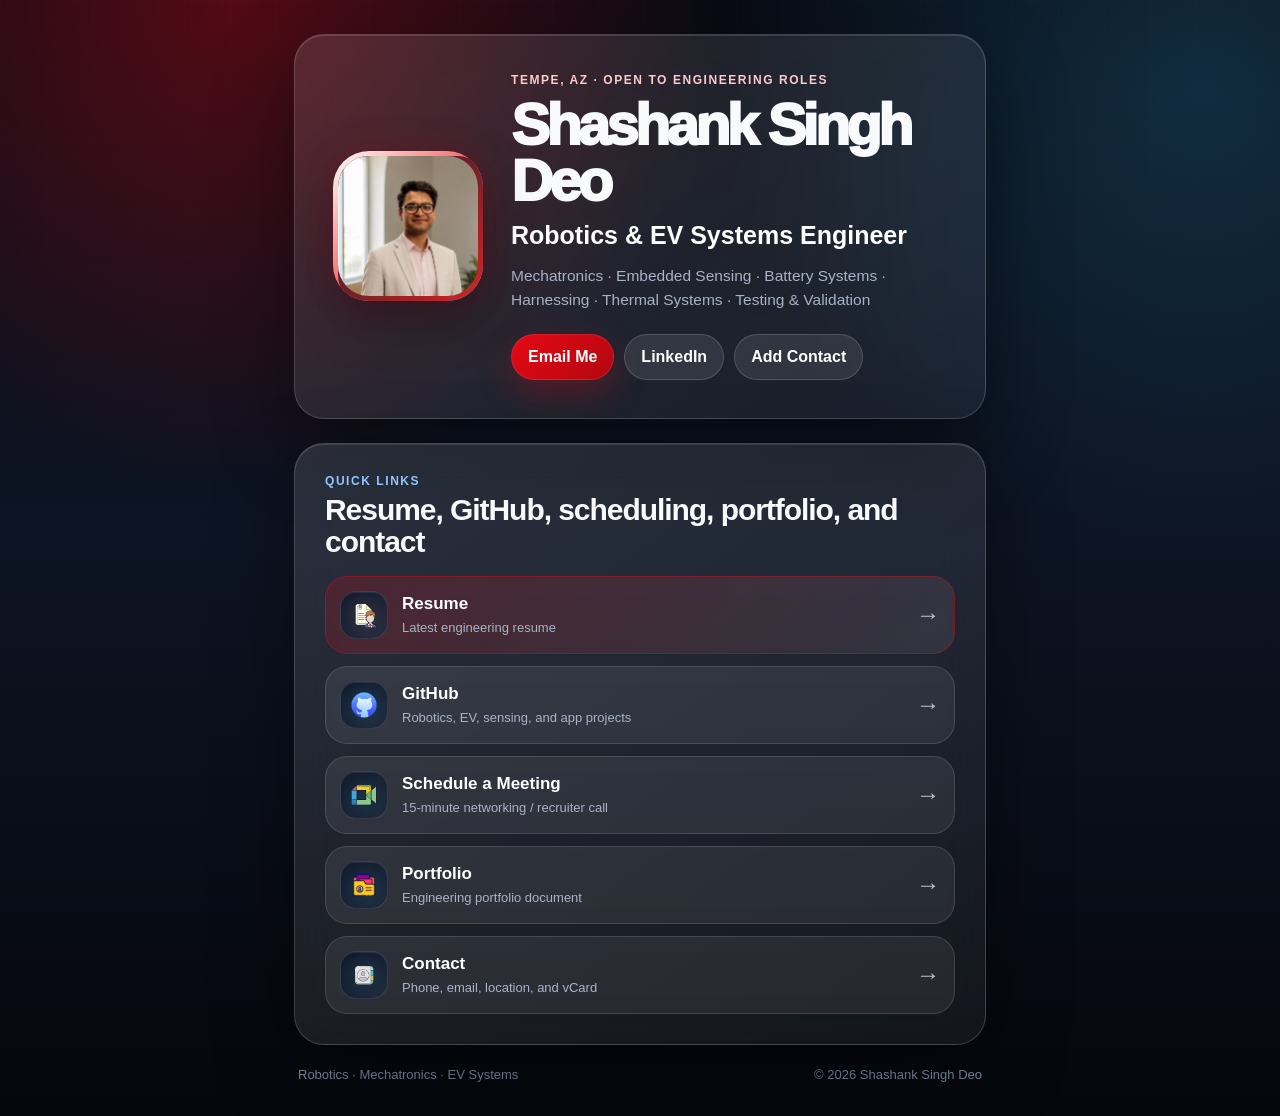
<file: index.html>
<!doctype html>
<html lang="en">
<head>
  <meta charset="utf-8">
  <meta name="viewport" content="width=device-width, initial-scale=1, viewport-fit=cover">
  <title>Shashank Singh Deo | Robotics & EV Systems Engineer</title>
  <meta name="description" content="Contact, resume, portfolio, GitHub projects, and scheduling links for Shashank Singh Deo — Robotics, Mechatronics, and EV Systems Engineer.">
  <meta name="theme-color" content="#0b1020">
  <meta property="og:title" content="Shashank Singh Deo | Robotics & EV Systems Engineer">
  <meta property="og:description" content="Robotics, Mechatronics, EV Systems, Embedded Sensing, Battery Systems, Harnessing, Thermal Systems, Testing & Validation.">
  <meta property="og:type" content="website">
  <meta property="og:image" content="assets/myimage.JPG">
  <meta name="twitter:card" content="summary">
  <link rel="preload" as="image" href="assets/myimage.JPG">
  <link rel="stylesheet" href="styles.css">
</head>
<body>
  <a class="skip-link" href="#main">Skip to content</a>

  <main id="main" class="shell">
    <section class="profile-card" aria-label="Profile overview">
      <div class="hero-grid">
        <div class="avatar-frame" aria-hidden="true">
          <div class="avatar-fallback">SS</div>
          <img class="avatar" src="assets/myimage.JPG" alt="Portrait of Shashank Singh Deo" onerror="this.style.display='none'">
        </div>

        <div class="intro">
          <p class="eyebrow">Tempe, AZ · Open to engineering roles</p>
          <h1>Shashank Singh Deo</h1>
          <p class="title">Robotics & EV Systems Engineer</p>
          <p class="summary">Mechatronics · Embedded Sensing · Battery Systems · Harnessing · Thermal Systems · Testing & Validation</p>

          <div class="primary-actions" aria-label="Primary actions">
            <a class="btn btn-primary" href="mailto:singhdeoshashank@gmail.com">Email Me</a>
            <a class="btn" href="https://www.linkedin.com/in/shashanksinghdeo/" target="_blank" rel="noopener noreferrer">LinkedIn</a>
            <a class="btn" href="Shashank_Singh_Deo.vcf">Add Contact</a>
          </div>
        </div>
      </div>
    </section>

    <section class="section" aria-label="Featured links">
      <div class="section-heading">
        <p class="section-kicker">Quick Links</p>
        <h2>Resume, GitHub, scheduling, portfolio, and contact</h2>
      </div>

      <div class="link-grid">
        <a class="link-card highlight" href="https://drive.google.com/file/d/1lEQn1XHW1VtlhggKEzTxnYfHDxJlgdFT/view?usp=drive_link" target="_blank" rel="noopener noreferrer">
          <span class="link-icon"><img src="assets/res.png" alt="" loading="lazy"></span>
          <span>
            <strong>Resume</strong>
            <small>Latest engineering resume</small>
          </span>
          <span class="arrow" aria-hidden="true">→</span>
        </a>

        <a class="link-card" href="https://github.com/sksinghdeo" target="_blank" rel="noopener noreferrer">
          <span class="link-icon"><img src="assets/github.png" alt="" loading="lazy"></span>
          <span>
            <strong>GitHub</strong>
            <small>Robotics, EV, sensing, and app projects</small>
          </span>
          <span class="arrow" aria-hidden="true">→</span>
        </a>

        <a class="link-card" href="https://calendly.com/singhdeoshashank/15min-networking" target="_blank" rel="noopener noreferrer">
          <span class="link-icon"><img src="assets/meet.png" alt="" loading="lazy"></span>
          <span>
            <strong>Schedule a Meeting</strong>
            <small>15-minute networking / recruiter call</small>
          </span>
          <span class="arrow" aria-hidden="true">→</span>
        </a>

        <a class="link-card" href="https://drive.google.com/file/d/1AdWAJbarzVW-6zOizBfgDfx6g2ypiCex/view?usp=drive_link" target="_blank" rel="noopener noreferrer">
          <span class="link-icon"><img src="assets/port.png" alt="" loading="lazy"></span>
          <span>
            <strong>Portfolio</strong>
            <small>Engineering portfolio document</small>
          </span>
          <span class="arrow" aria-hidden="true">→</span>
        </a>

        <a class="link-card" href="contact.html">
          <span class="link-icon"><img src="assets/contact.png" alt="" loading="lazy"></span>
          <span>
            <strong>Contact</strong>
            <small>Phone, email, location, and vCard</small>
          </span>
          <span class="arrow" aria-hidden="true">→</span>
        </a>
      </div>
    </section>

    <footer class="footer">
      <span>Robotics · Mechatronics · EV Systems</span>
      <span>© <span id="year"></span> Shashank Singh Deo</span>
    </footer>
  </main>

  <script>
    document.getElementById('year').textContent = new Date().getFullYear();
  </script>
</body>
</html>
</file>
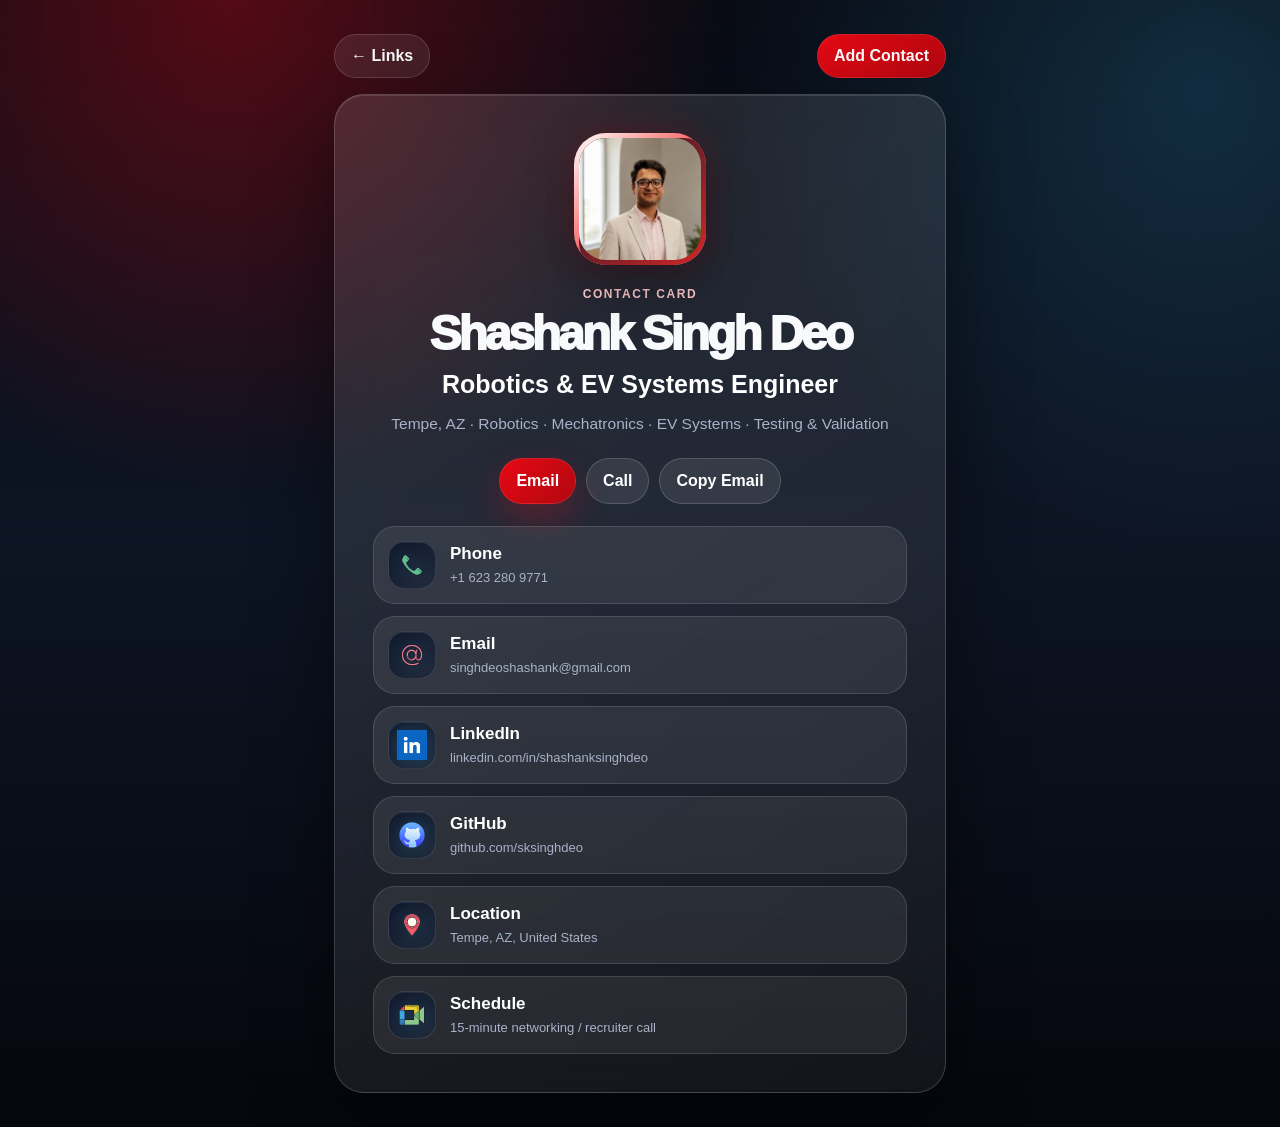
<file: contact.html>
<!doctype html>
<html lang="en">
<head>
  <meta charset="utf-8">
  <meta name="viewport" content="width=device-width, initial-scale=1, viewport-fit=cover">
  <title>Contact | Shashank Singh Deo</title>
  <meta name="description" content="Contact card for Shashank Singh Deo — phone, email, LinkedIn, location, and downloadable vCard.">
  <meta name="theme-color" content="#0b1020">
  <link rel="stylesheet" href="styles.css">
</head>
<body>
  <a class="skip-link" href="#main">Skip to content</a>

  <main id="main" class="shell contact-shell">
    <nav class="top-nav" aria-label="Contact page navigation">
      <a class="nav-pill" href="index.html">← Links</a>
      <a class="nav-pill nav-pill-red" href="Shashank_Singh_Deo.vcf">Add Contact</a>
    </nav>

    <section class="contact-card" aria-label="Contact card">
      <div class="avatar-frame contact-avatar-frame" aria-hidden="true">
        <div class="avatar-fallback">SS</div>
        <img class="avatar" src="assets/myimage.JPG" alt="Portrait of Shashank Singh Deo" onerror="this.style.display='none'">
      </div>

      <p class="eyebrow">Contact Card</p>
      <h1>Shashank Singh Deo</h1>
      <p class="title">Robotics & EV Systems Engineer</p>
      <p class="summary">Tempe, AZ · Robotics · Mechatronics · EV Systems · Testing & Validation</p>

      <div class="contact-actions">
        <a class="btn btn-primary" href="mailto:singhdeoshashank@gmail.com">Email</a>
        <a class="btn" href="tel:+16232809771">Call</a>
        <button class="btn" type="button" onclick="copyText('singhdeoshashank@gmail.com', 'Email copied')">Copy Email</button>
      </div>

      <div class="detail-list">
        <a class="detail-row" href="tel:+16232809771">
          <span class="detail-icon"><img src="assets/phone.png" alt="" loading="lazy"></span>
          <span>
            <strong>Phone</strong>
            <small>+1 623 280 9771</small>
          </span>
        </a>

        <a class="detail-row" href="mailto:singhdeoshashank@gmail.com">
          <span class="detail-icon"><img src="assets/email.png" alt="" loading="lazy"></span>
          <span>
            <strong>Email</strong>
            <small>singhdeoshashank@gmail.com</small>
          </span>
        </a>

        <a class="detail-row" href="https://www.linkedin.com/in/shashanksinghdeo/" target="_blank" rel="noopener noreferrer">
          <span class="detail-icon"><img src="assets/in.jpg" alt="" loading="lazy"></span>
          <span>
            <strong>LinkedIn</strong>
            <small>linkedin.com/in/shashanksinghdeo</small>
          </span>
        </a>

        <a class="detail-row" href="https://github.com/sksinghdeo" target="_blank" rel="noopener noreferrer">
          <span class="detail-icon"><img src="assets/github.png" alt="" loading="lazy"></span>
          <span>
            <strong>GitHub</strong>
            <small>github.com/sksinghdeo</small>
          </span>
        </a>

        <a class="detail-row" href="https://maps.google.com/?q=Tempe%2C%20AZ%2C%20United%20States" target="_blank" rel="noopener noreferrer">
          <span class="detail-icon"><img src="assets/location.png" alt="" loading="lazy"></span>
          <span>
            <strong>Location</strong>
            <small>Tempe, AZ, United States</small>
          </span>
        </a>

        <a class="detail-row" href="https://calendly.com/singhdeoshashank/15min-networking" target="_blank" rel="noopener noreferrer">
          <span class="detail-icon"><img src="assets/meet.png" alt="" loading="lazy"></span>
          <span>
            <strong>Schedule</strong>
            <small>15-minute networking / recruiter call</small>
          </span>
        </a>
      </div>
    </section>

    <div id="toast" class="toast" role="status" aria-live="polite"></div>
  </main>

  <script>
    async function copyText(text, message){
      try{
        await navigator.clipboard.writeText(text);
        showToast(message || 'Copied');
      }catch(error){
        window.location.href = 'mailto:' + text;
      }
    }

    function showToast(message){
      const toast = document.getElementById('toast');
      toast.textContent = message;
      toast.classList.add('show');
      clearTimeout(window.__contactToastTimer);
      window.__contactToastTimer = setTimeout(() => toast.classList.remove('show'), 1800);
    }
  </script>
</body>
</html>
</file>
<file: styles.css>
:root{
  --bg:#070a12;
  --bg2:#101827;
  --card:rgba(255,255,255,.095);
  --card2:rgba(255,255,255,.135);
  --text:#f8fafc;
  --muted:#a8b3c7;
  --line:rgba(255,255,255,.16);
  --red:#e50914;
  --red2:#b20710;
  --blue:#38bdf8;
  --green:#22c55e;
  --shadow:0 28px 80px rgba(0,0,0,.42);
  --radius:30px;
}

*{box-sizing:border-box}
html{scroll-behavior:smooth}
html,body{margin:0;min-height:100%}
body{
  color:var(--text);
  font-family:-apple-system,BlinkMacSystemFont,"Segoe UI",Roboto,Inter,Arial,sans-serif;
  background:
    radial-gradient(circle at 18% 0%, rgba(229,9,20,.34), transparent 32%),
    radial-gradient(circle at 94% 8%, rgba(56,189,248,.18), transparent 30%),
    linear-gradient(180deg,#080b14 0%,#0d1423 48%,#05070d 100%);
  overflow-x:hidden;
}
body::before{
  content:"";
  position:fixed;
  inset:0;
  pointer-events:none;
  opacity:.32;
  background-image:linear-gradient(rgba(255,255,255,.04) 1px, transparent 1px),linear-gradient(90deg,rgba(255,255,255,.04) 1px, transparent 1px);
  background-size:46px 46px;
  mask-image:linear-gradient(to bottom, black, transparent 82%);
}
a{color:inherit;text-decoration:none}

/* Hard image reset: keeps repository icon assets from escaping their tiles */
img{max-width:100%;height:auto;}
.link-icon,.detail-icon{
  overflow:hidden!important;
  flex:0 0 48px!important;
}
.link-icon > img,.detail-icon > img,
.link-card .link-icon img,.detail-row .detail-icon img{
  width:30px!important;
  height:30px!important;
  max-width:30px!important;
  max-height:30px!important;
  min-width:0!important;
  min-height:0!important;
  object-fit:contain!important;
  display:block!important;
  position:static!important;
  inset:auto!important;
  transform:none!important;
}
.avatar-frame img,.contact-avatar-frame img{
  width:100%!important;
  height:100%!important;
  max-width:100%!important;
  max-height:100%!important;
  object-fit:cover!important;
}
button{font:inherit}
.skip-link{
  position:absolute;
  left:12px;
  top:-48px;
  z-index:50;
  padding:10px 14px;
  border-radius:14px;
  background:#fff;
  color:#0f172a;
  transition:top .2s ease;
}
.skip-link:focus{top:12px}
.shell{
  width:min(100%, 760px);
  margin:0 auto;
  padding:clamp(18px,4vw,34px);
  position:relative;
}
.profile-card,.contact-card,.section{
  border:1px solid var(--line);
  background:linear-gradient(145deg,rgba(255,255,255,.12),rgba(255,255,255,.055));
  box-shadow:var(--shadow), inset 0 1px 0 rgba(255,255,255,.12);
  backdrop-filter:blur(22px);
  -webkit-backdrop-filter:blur(22px);
  border-radius:var(--radius);
}
.profile-card{padding:clamp(22px,4.5vw,38px);overflow:hidden}
.hero-grid{display:grid;grid-template-columns:150px 1fr;gap:28px;align-items:center}
.avatar-frame{
  width:150px;
  height:150px;
  border-radius:36px;
  padding:5px;
  background:linear-gradient(135deg,#fff,#f87171 45%,#38bdf8);
  box-shadow:0 18px 50px rgba(0,0,0,.34),0 0 32px rgba(229,9,20,.20);
  position:relative;
  overflow:hidden;
}
.avatar,.avatar-fallback{width:100%;height:100%;border-radius:31px;display:block}
.avatar{object-fit:cover;position:relative;z-index:2}
.avatar-fallback{
  position:absolute;
  inset:5px;
  display:grid;
  place-items:center;
  background:linear-gradient(135deg,#111827,#dc2626);
  color:white;
  font-weight:950;
  font-size:42px;
  letter-spacing:-.06em;
  z-index:1;
}
.eyebrow{
  margin:0 0 10px;
  color:#fecaca;
  text-transform:uppercase;
  letter-spacing:.13em;
  font-size:12px;
  font-weight:850;
}
h1{font-size:clamp(34px,7vw,58px);line-height:.96;letter-spacing:-.065em;margin:0 0 12px;font-weight:950}
.title{font-size:clamp(18px,3.2vw,25px);line-height:1.25;margin:0;color:#ffffff;font-weight:850}
.summary{font-size:15.5px;line-height:1.55;color:var(--muted);margin:12px 0 0;max-width:560px}
.primary-actions,.contact-actions{display:flex;gap:10px;flex-wrap:wrap;margin-top:22px}
.btn{
  border:1px solid rgba(255,255,255,.16);
  background:rgba(255,255,255,.09);
  color:white;
  min-height:46px;
  padding:12px 16px;
  border-radius:999px;
  display:inline-flex;
  align-items:center;
  justify-content:center;
  font-weight:850;
  cursor:pointer;
  transition:transform .16s ease,background .16s ease,border-color .16s ease;
}
.btn:hover,.btn:focus-visible{transform:translateY(-1px);background:rgba(255,255,255,.15);border-color:rgba(255,255,255,.28);outline:0}
.btn:active{transform:scale(.98)}
.btn-primary{background:linear-gradient(135deg,var(--red),var(--red2));border-color:rgba(255,255,255,.10);box-shadow:0 14px 34px rgba(229,9,20,.28)}
.section{margin-top:24px;padding:clamp(20px,4vw,30px)}
.section-heading{margin-bottom:18px}
.section-kicker{margin:0 0 6px;color:#93c5fd;text-transform:uppercase;letter-spacing:.13em;font-size:12px;font-weight:900}
h2{margin:0;font-size:clamp(22px,4vw,30px);letter-spacing:-.035em;line-height:1.08}
.link-grid,.detail-list{display:grid;gap:12px}
.link-card,.detail-row{
  display:grid;
  grid-template-columns:auto minmax(0,1fr) auto;
  gap:14px;
  align-items:center;
  min-height:78px;
  padding:14px;
  border-radius:22px;
  border:1px solid rgba(255,255,255,.13);
  background:rgba(255,255,255,.075);
  transition:transform .16s ease,border-color .16s ease,background .16s ease;
}
.link-card:hover,.link-card:focus-visible,.detail-row:hover,.detail-row:focus-visible{transform:translateY(-2px);border-color:rgba(56,189,248,.35);background:rgba(255,255,255,.115);outline:0}
.link-card.highlight{border-color:rgba(229,9,20,.38);background:linear-gradient(135deg,rgba(229,9,20,.20),rgba(255,255,255,.08))}
.link-icon,.detail-icon{
  width:48px;
  height:48px;
  border-radius:16px;
  display:grid;
  place-items:center;
  background:linear-gradient(145deg,rgba(15,23,42,.94),rgba(30,41,59,.86));
  border:1px solid rgba(255,255,255,.13);
  color:#7dd3fc;
  font-size:13px;
  font-weight:950;
  letter-spacing:-.04em;
  box-shadow:inset 0 1px 0 rgba(255,255,255,.08);
}
.link-icon img,.detail-icon img{
  width:30px!important;
  height:30px!important;
  max-width:30px!important;
  max-height:30px!important;
  object-fit:contain!important;
  display:block!important;
  filter:drop-shadow(0 0 10px rgba(56,189,248,.24));
}
.link-card.highlight .link-icon img{filter:drop-shadow(0 0 12px rgba(255,255,255,.20));}
.link-card strong,.detail-row strong{display:block;font-size:17px;line-height:1.15;color:#fff}
.link-card small,.detail-row small{display:block;margin-top:5px;font-size:13px;line-height:1.35;color:var(--muted);overflow-wrap:anywhere}
.arrow{font-size:24px;color:#cbd5e1;opacity:.9}
.footer{display:flex;justify-content:space-between;gap:12px;flex-wrap:wrap;color:#7f8ca3;font-size:13px;padding:22px 4px 0}
.top-nav{display:flex;justify-content:space-between;gap:12px;margin-bottom:16px}
.nav-pill{
  border:1px solid rgba(255,255,255,.15);
  background:rgba(255,255,255,.08);
  border-radius:999px;
  padding:12px 16px;
  font-weight:850;
}
.nav-pill-red{background:linear-gradient(135deg,var(--red),var(--red2));border-color:rgba(255,255,255,.1)}
.contact-shell{max-width:680px}
.contact-card{text-align:center;padding:clamp(24px,5vw,38px)}
.contact-avatar-frame{margin:0 auto 22px;width:132px;height:132px;border-radius:32px}
.contact-avatar-frame .avatar,.contact-avatar-frame .avatar-fallback{border-radius:27px}
.contact-card h1{font-size:clamp(32px,6vw,48px)}
.contact-actions{justify-content:center;margin-bottom:22px}
.detail-list{text-align:left;margin-top:20px}
.detail-row{grid-template-columns:auto minmax(0,1fr);min-height:74px}
.toast{
  position:fixed;
  left:50%;
  bottom:24px;
  transform:translate(-50%,18px);
  opacity:0;
  pointer-events:none;
  background:#fff;
  color:#0f172a;
  font-weight:850;
  padding:12px 16px;
  border-radius:999px;
  box-shadow:0 16px 40px rgba(0,0,0,.28);
  transition:opacity .2s ease,transform .2s ease;
}
.toast.show{opacity:1;transform:translate(-50%,0)}
@media(max-width:640px){
  .shell{padding:14px}
  .hero-grid{grid-template-columns:1fr;text-align:center;gap:18px}
  .avatar-frame{margin:0 auto;width:132px;height:132px;border-radius:31px}
  .avatar,.avatar-fallback{border-radius:26px}
  .primary-actions,.contact-actions{justify-content:center}
  .btn{flex:1 1 auto;min-width:132px}
  .link-card,.detail-row{border-radius:20px;min-height:76px}
  .footer{justify-content:center;text-align:center}
}
@media(max-width:390px){
  .link-icon,.detail-icon{width:42px;height:42px;border-radius:14px;font-size:12px}
  .link-icon img,.detail-icon img{width:26px!important;height:26px!important;max-width:26px!important;max-height:26px!important}
  .link-card,.detail-row{gap:10px;padding:12px}
  .link-card strong,.detail-row strong{font-size:16px}
  .link-card small,.detail-row small{font-size:12.5px}
}
@media(prefers-reduced-motion:reduce){
  *{scroll-behavior:auto!important;transition:none!important;animation:none!important}
}
</file>
